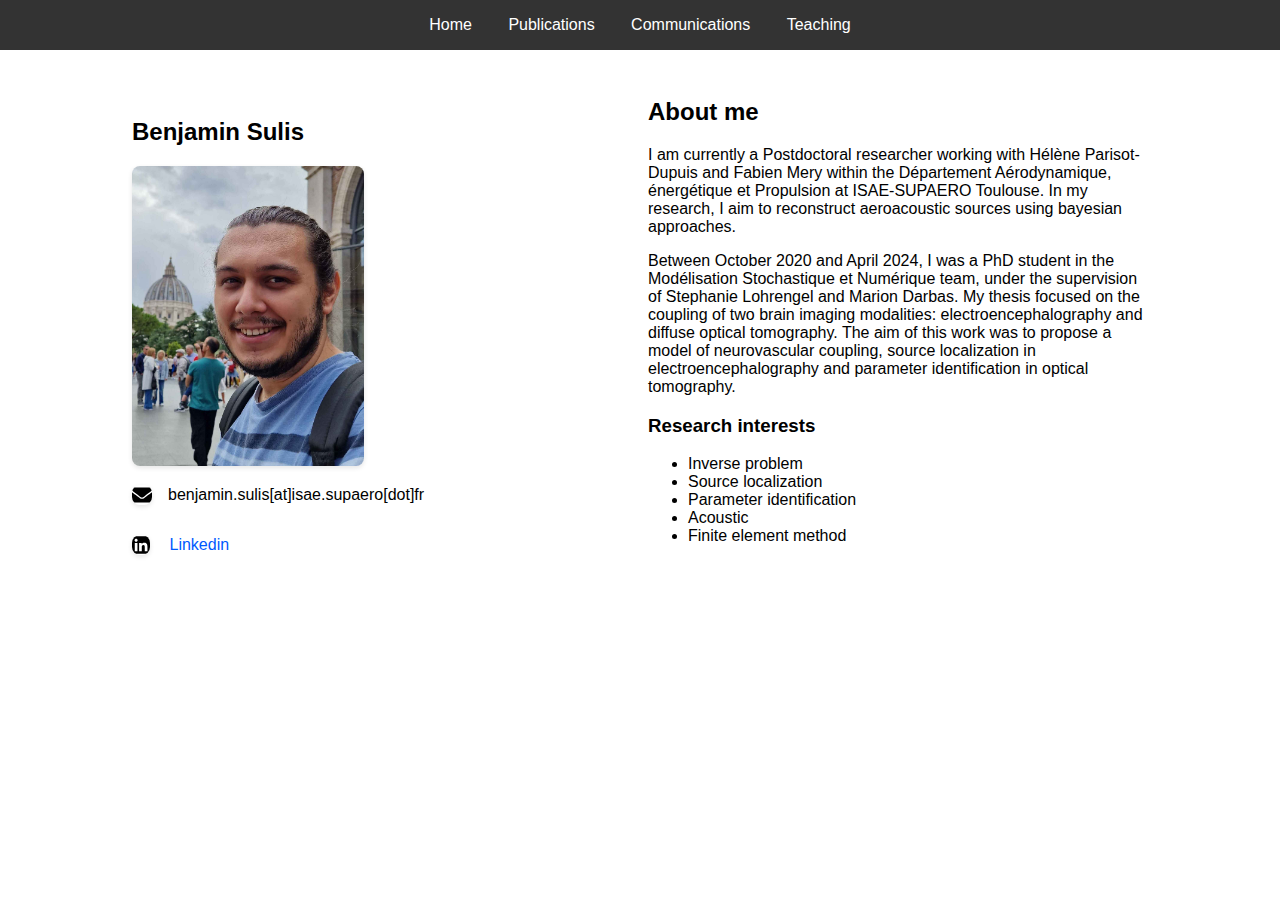
<file: index.html>
<!DOCTYPE html>
<html lang="en">
<head>
    <meta charset="UTF-8">
    <meta name="viewport" content="width=device-width, initial-scale=1.0">
    <title>Benjamin Sulis | Academic website</title>
    <link rel="stylesheet" href="css/style.css">
</head>
<body>
    <header>
        <nav>
            <a href="index.html">Home</a>
            <a href="publications.html">Publications</a>
            <a href="#">Communications</a>
            <a href="teaching.html">Teaching</a>
        </nav>
    </header>

    <main>
    <section class="deux-colonnes">
        <div class="colonne-gauche">
            <h2> Benjamin Sulis </h2>
            <img src="assets/photo_test.jpg" alt="Image illustrative" />
            <div class="ligne-image-texte">
                <img src="assets/envelope.svg" alt="Description de l'image">
                <p>benjamin.sulis[at]isae.supaero[dot]fr</p>
            </div>
            <div class="ligne-image-texte">
                <img src="assets/linkedin.svg" alt="Description de l'image">
                <p style="margin-left: 4px"><a href="https://www.linkedin.com/in/benjamin-sulis-9017a8313/" target="_blank" rel="noopener noreferrer" class="lien-sans-soulignement"> Linkedin</a></p>
            </div>
        </div>
        <div class="colonne-droite">
            <h2>About me</h2>
            <p>
                I am currently a Postdoctoral researcher working with Hélène Parisot-Dupuis and Fabien Mery within the Département Aérodynamique, énergétique et Propulsion at ISAE-SUPAERO Toulouse. In my research, I aim to reconstruct aeroacoustic sources using bayesian approaches.
            </p>
            <p>
                 Between October 2020 and April 2024, I was a PhD student in the Modélisation Stochastique et Numérique team, under the supervision of Stephanie Lohrengel and Marion Darbas. My thesis focused on the coupling of two brain imaging modalities: electroencephalography and diffuse optical tomography. The aim of this work was to propose a model of neurovascular coupling, source localization in electroencephalography and parameter identification in optical tomography.
            </p>
            <h3>Research interests</h3>
            <ul>
                <li> Inverse problem </li>
                <li> Source localization </li>
                <li> Parameter identification </li>
                <li> Acoustic </li>
                <li> Finite element method </li>
            </ul>
        </div>
    </section>
    </main>

    <!--- <main>
        <section>
            <h2>À propos</h2>
            <p>Voici un site simple hébergé sur GitHub Pages.</p>
        </section>
    </main> --->

    <!--- <footer>
        <p>© 2025 MonSite - Tous droits réservés</p>
    </footer> --->

</body>
</html>
</file>
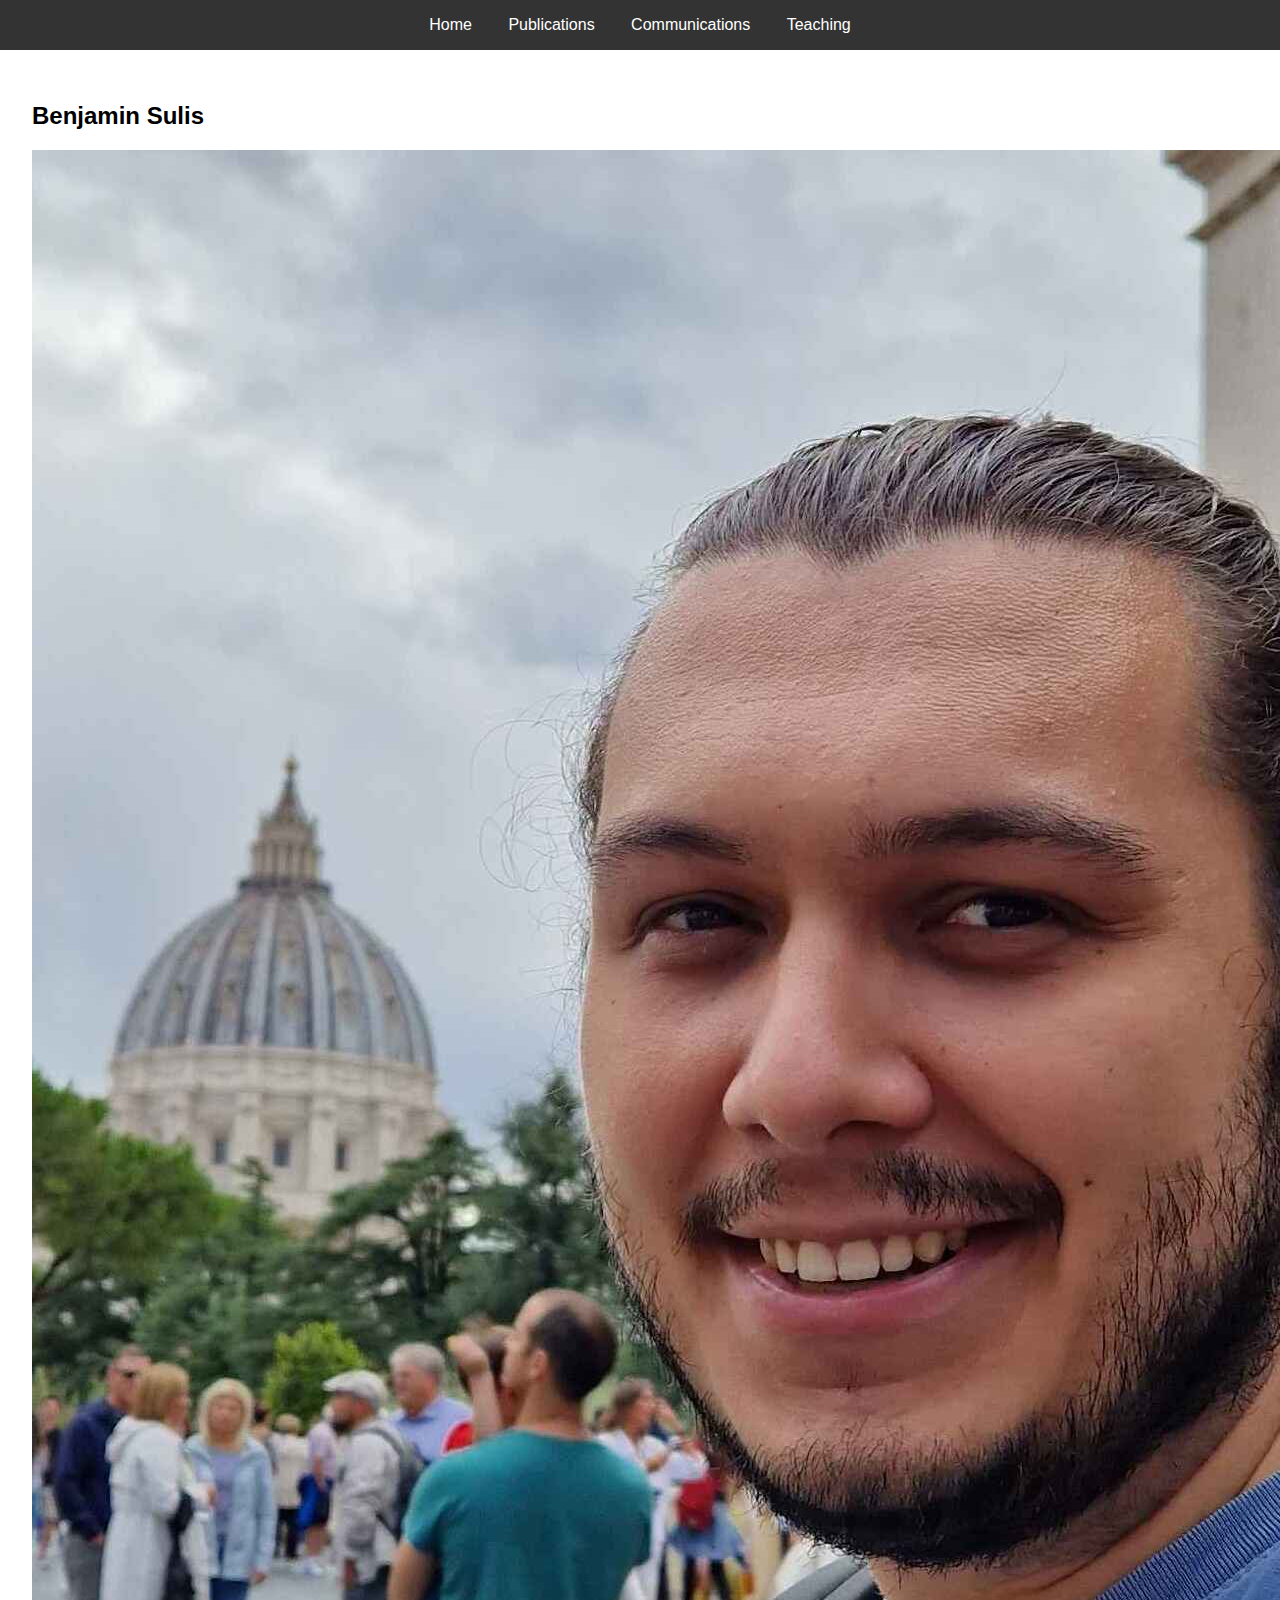
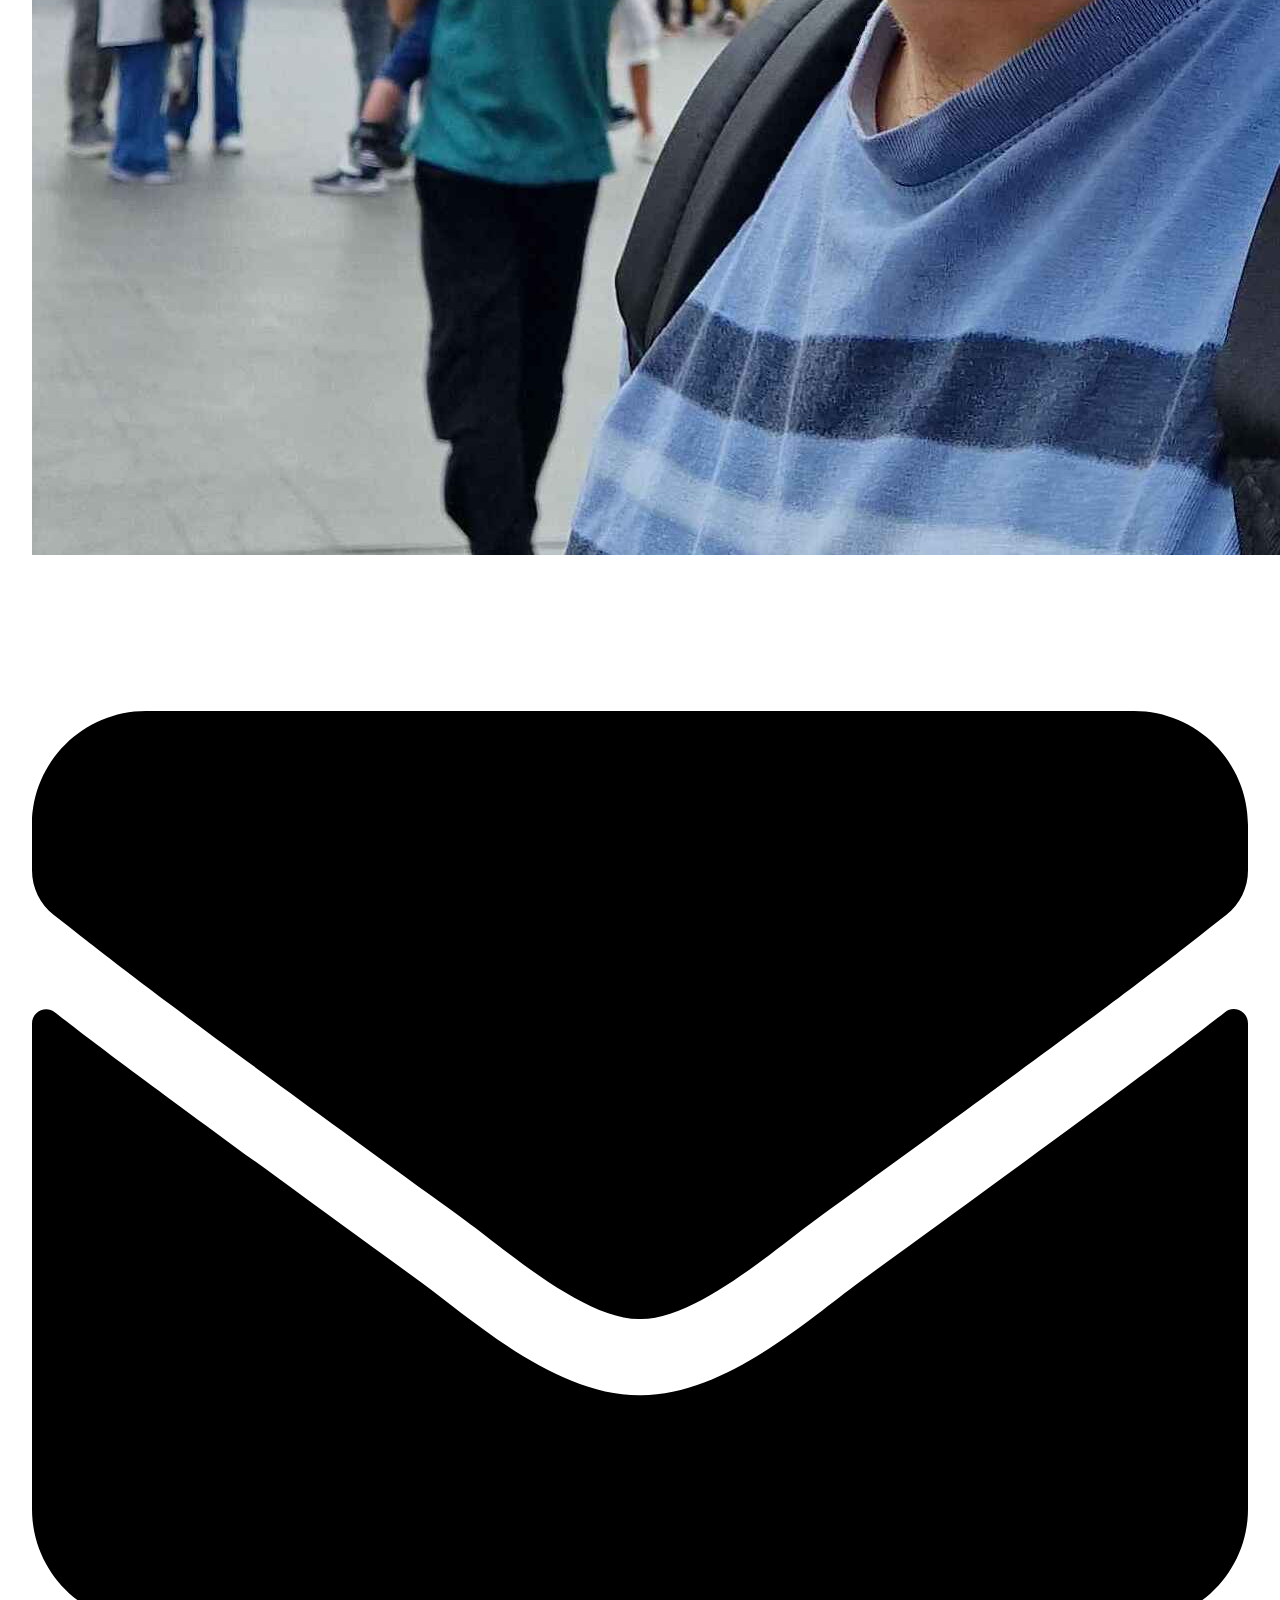
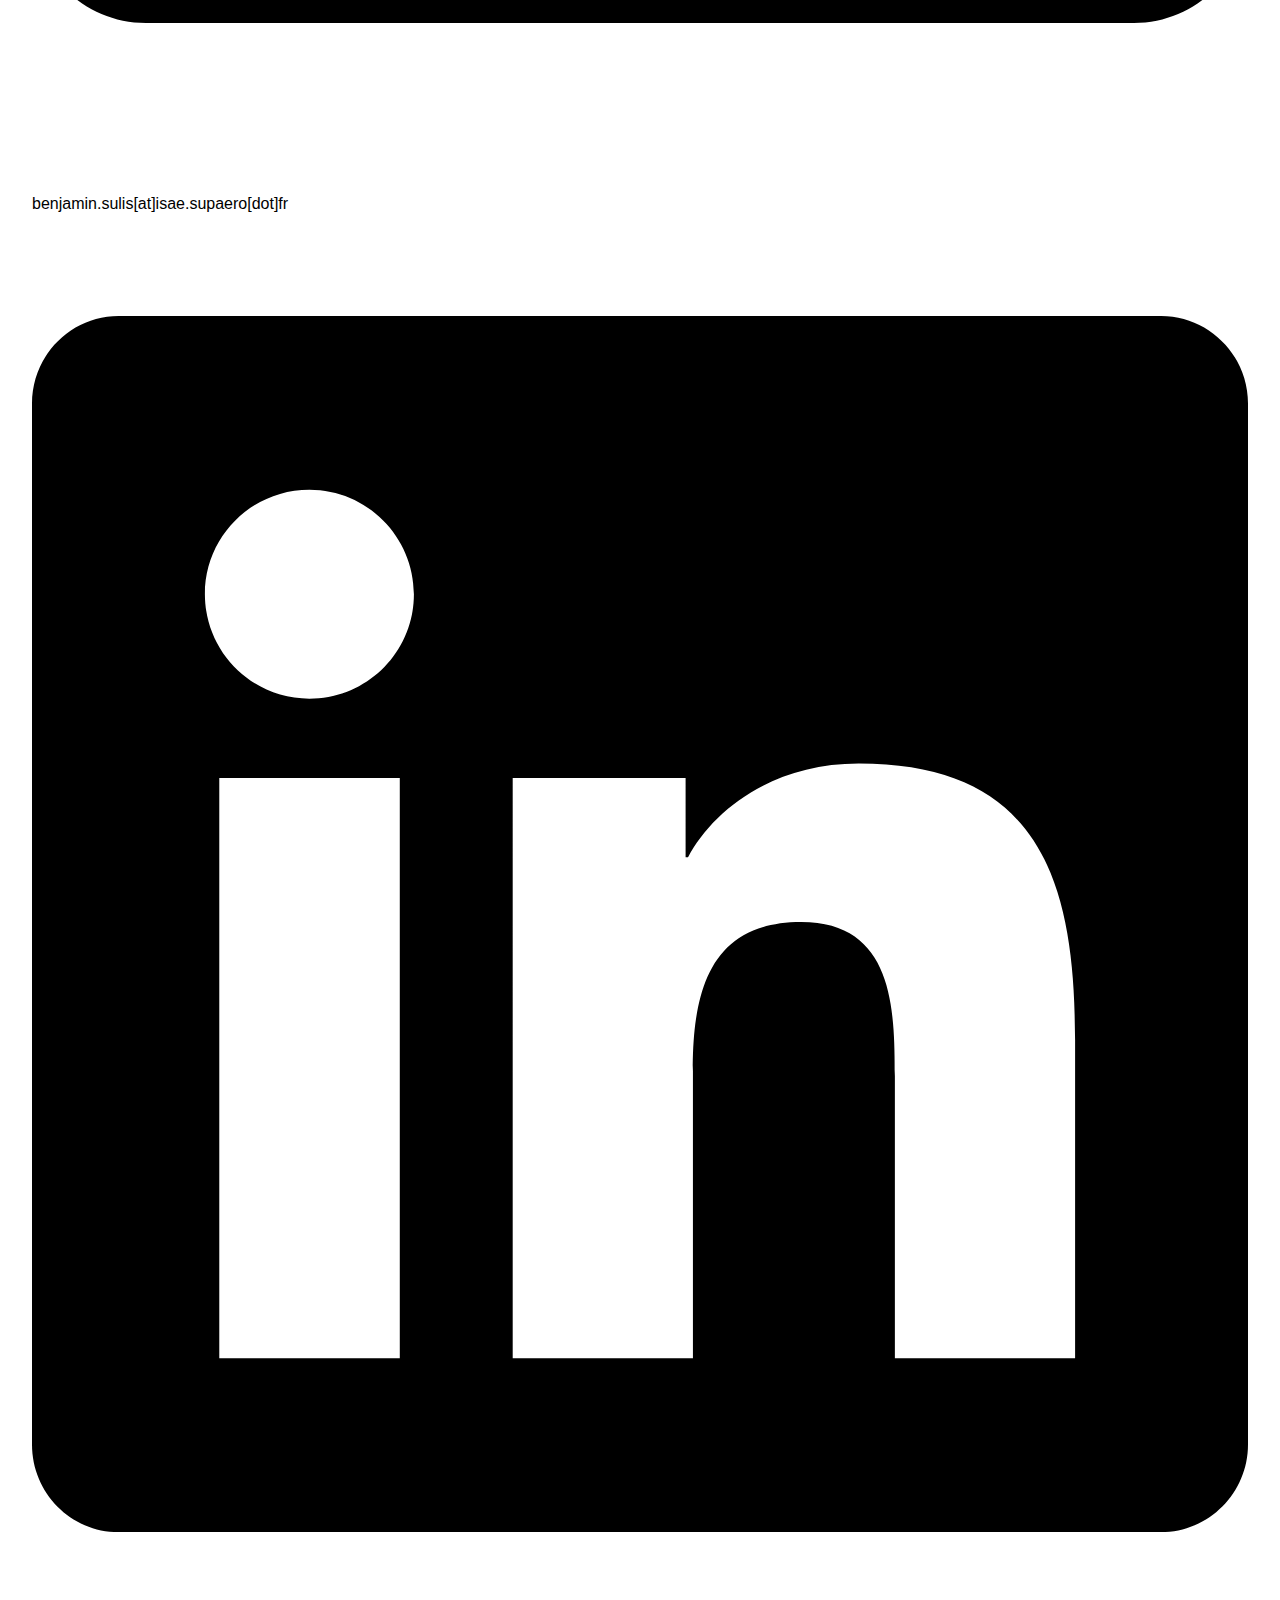
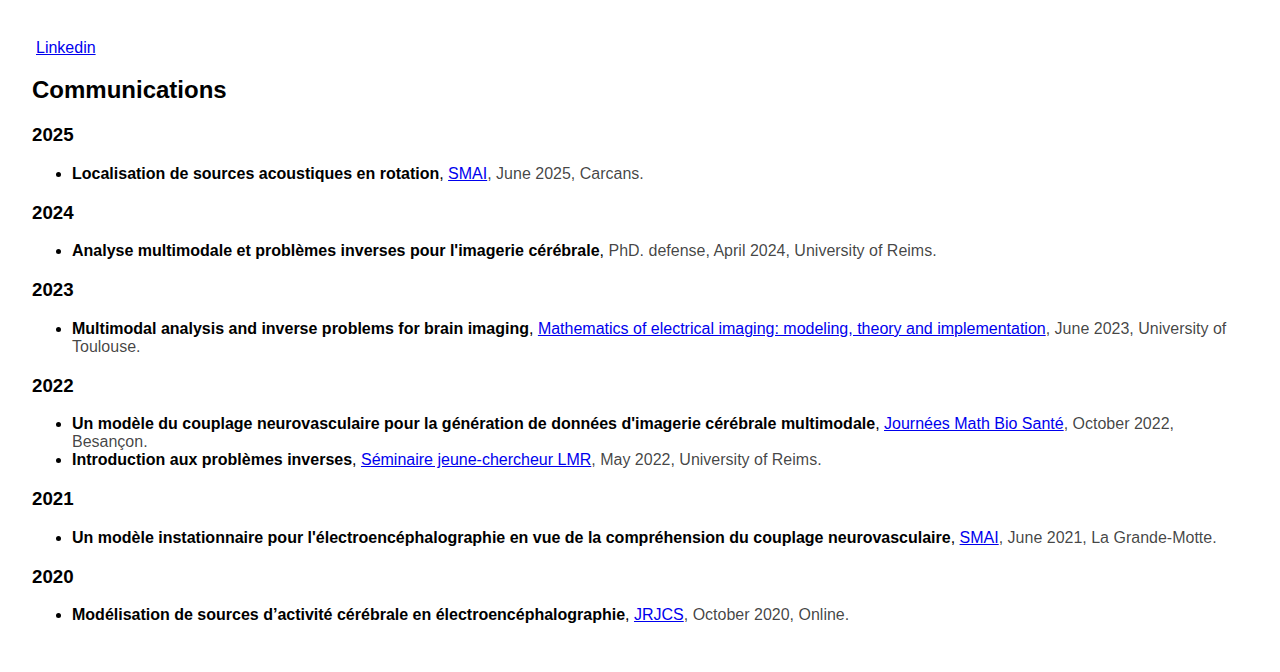
<file: communications.html>
<!DOCTYPE html>
<html lang="en">
<head>
    <meta charset="UTF-8">
    <meta name="viewport" content="width=device-width, initial-scale=1.0">
    <title>Teaching | Benjamin Sulis</title>
    <link rel="stylesheet" href="css/style.css">
</head>
<body>
    <header>
        <nav>
            <a href="index.html">Home</a>
            <a href="publications.html">Publications</a>
            <a href="communications.html">Communications</a>
            <a href="teaching.html">Teaching</a>
        </nav>
    </header>

    <main>
    <section class="two-columns">
        <div class="left-column">
            <h2> Benjamin Sulis </h2>
            <img src="assets/photo_test.jpg" alt="Image illustrative" />
            <div class="text-line-image">
                <img src="assets/envelope.svg" alt="Description de l'image">
                <p>benjamin.sulis[at]isae.supaero[dot]fr</p>
            </div>
            <div class="text-line-image">
                <img src="assets/linkedin.svg" alt="Description de l'image">
                <p style="margin-left: 4px"><a href="https://www.linkedin.com/in/benjamin-sulis-9017a8313/" target="_blank" rel="noopener noreferrer" class="link-without-underlining"> Linkedin</a></p>
            </div>
        </div>
        <div class="right-column">
            <h2>Communications</h2>
            <h3>2025</h3>
            <p>
                <ul>
                    <li> <strong>Localisation de sources acoustiques en rotation</strong>, <span style="color: rgba(0, 0, 0, 0.747)"> <a href="https://smai2025.math.cnrs.fr/fr/" target="_blank" rel="noopener noreferrer" class="link-without-underlining">SMAI</a>, June 2025, Carcans.</span> </li>
                </ul>
            </p>

            <h3>2024</h3>
            <p>
                <ul>
                    <li> <strong>Analyse multimodale et problèmes inverses pour l'imagerie cérébrale</strong>, <span style="color: rgba(0, 0, 0, 0.747)"> PhD. defense, April 2024, University of Reims.</span> </li>
                </ul>
            </p>

            <h3>2023</h3>
            <p>
                <ul>
                    <li> <strong>Multimodal analysis and inverse problems for brain imaging</strong>, <span style="color: rgba(0, 0, 0, 0.747)"> <a href="https://indico.math.cnrs.fr/event/9272/overview" target="_blank" rel="noopener noreferrer" class="link-without-underlining">Mathematics of electrical imaging: modeling, theory and implementation</a>, June 2023, University of Toulouse.</span> </li>
                </ul>
            </p>

            <h3>2022</h3>
            <p>
                <ul>
                    <li> <strong>Un modèle du couplage neurovasculaire pour la génération de données d'imagerie cérébrale multimodale</strong>, <span style="color: rgba(0, 0, 0, 0.747)"> <a href="https://jmbs2022.sciencesconf.org/" target="_blank" rel="noopener noreferrer" class="link-without-underlining">Journées Math Bio Santé</a>, October 2022, Besançon.</span> </li>
                    <li> <strong>Introduction aux problèmes inverses</strong>, <span style="color: rgba(0, 0, 0, 0.747)"> <a href="https://umr9008.pages.math.cnrs.fr/public/seminaire-jeune-chercheur/sjcr/main/index.html" target="_blank" rel="noopener noreferrer" class="link-without-underlining">Séminaire jeune-chercheur LMR</a>, May 2022, University of Reims.</span> </li>
                </ul>
            </p>

            <h3>2021</h3>
            <p>
                <ul>
                    <li> <strong>Un modèle instationnaire pour l'électroencéphalographie en vue de la compréhension du couplage neurovasculaire</strong>, <span style="color: rgba(0, 0, 0, 0.747)"> <a href="https://smai2021.math.univ-toulouse.fr/accueil/" target="_blank" rel="noopener noreferrer" class="link-without-underlining">SMAI</a>, June 2021, La Grande-Motte.</span> </li>
                </ul>

            <h3>2020</h3>
            <p>
                <ul>
                    <li> <strong>Modélisation de sources d’activité cérébrale en électroencéphalographie</strong>, <span style="color: rgba(0, 0, 0, 0.747)"> <a href="https://www.univ-reims.fr/minisite_152/animations-scientifiques/journee-remoise-des-jeunes-chercheurs-en-sante-jrjcs/jrjcs-2020,24995,41232.html" target="_blank" rel="noopener noreferrer" class="link-without-underlining">JRJCS</a>, October 2020, Online.</span> </li>
                </ul>

       </div>
    </section>
    </main>

</body>
</html>
</file>
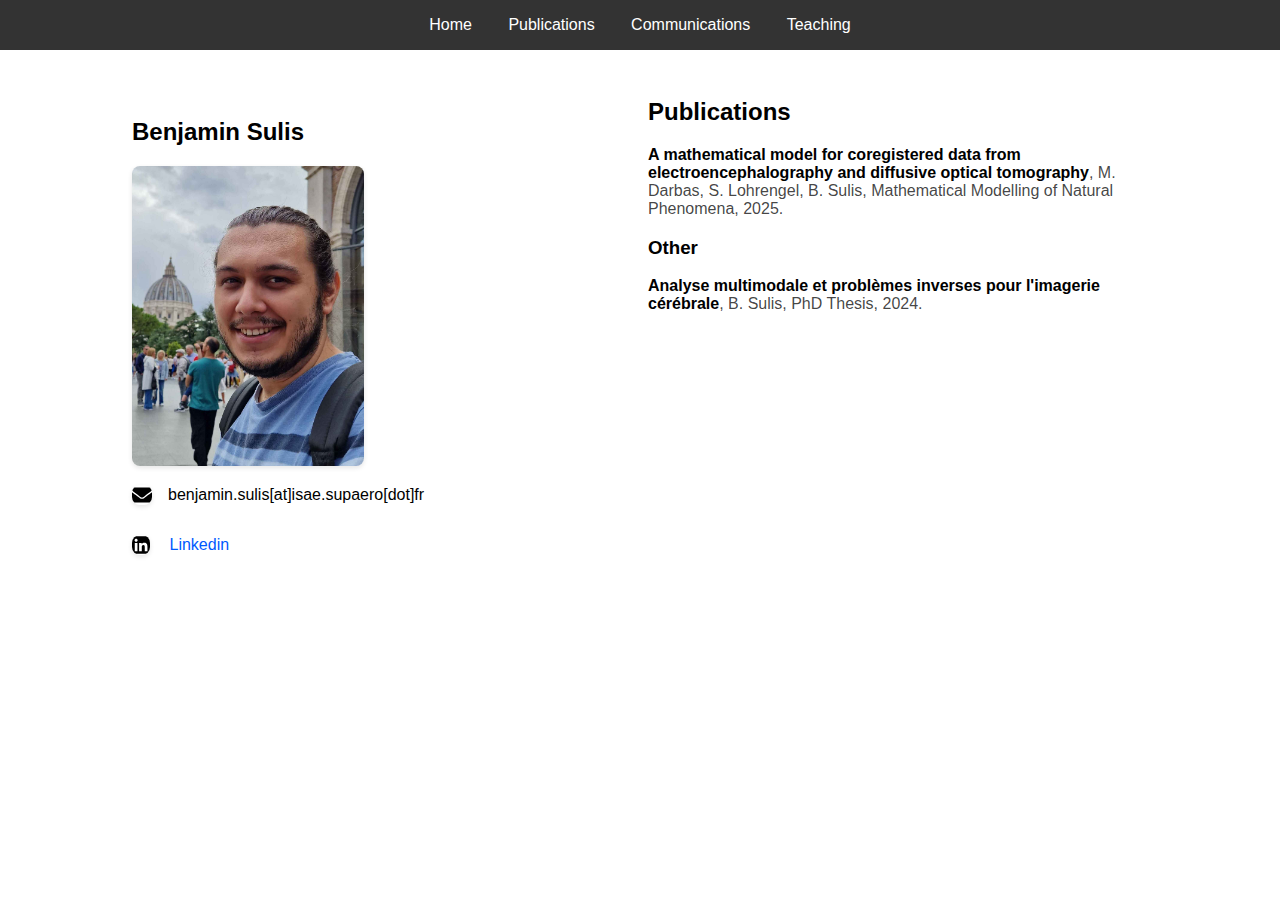
<file: publications.html>
<!DOCTYPE html>
<html lang="en">
<head>
    <meta charset="UTF-8">
    <meta name="viewport" content="width=device-width, initial-scale=1.0">
    <title>Publications | Benjamin Sulis</title>
    <link rel="stylesheet" href="css/style.css">
</head>
<body>
    <header>
        <nav>
            <a href="index.html">Home</a>
            <a href="publications.html">Publications</a>
            <a href="#">Communications</a>
            <a href="teaching.html">Teaching</a>
        </nav>
    </header>

<main>
    <section class="deux-colonnes">
        <div class="colonne-gauche">
            <h2> Benjamin Sulis </h2>
            <img src="assets/photo_test.jpg" alt="Image illustrative" />
            <div class="ligne-image-texte">
                <img src="assets/envelope.svg" alt="Description de l'image">
                <p>benjamin.sulis[at]isae.supaero[dot]fr</p>
            </div>
            <div class="ligne-image-texte">
                <img src="assets/linkedin.svg" alt="Description de l'image">
                <p style="margin-left: 4px"><a href="https://www.linkedin.com/in/benjamin-sulis-9017a8313/" target="_blank" rel="noopener noreferrer" class="lien-sans-soulignement"> Linkedin</a></p>
            </div>
        </div>
        <div class="colonne-droite">
            <h2>Publications</h2>
            <p>
                <strong><a ref="https://www.mmnp-journal.org/articles/mmnp/abs/2025/01/mmnp240097/mmnp240097.html" class="lien-sans-couleur">A mathematical model for coregistered data from electroencephalography and diffusive optical tomography</a></strong><span style="color: rgba(0, 0, 0, 0.747)">, M. Darbas, S. Lohrengel, B. Sulis, Mathematical Modelling of Natural Phenomena, 2025.<!---,</span> <a ref="https://www.mmnp-journal.org/articles/mmnp/abs/2025/01/mmnp240097/mmnp240097.html" class="lien-sans-soulignement"> 0.1051/mmnp/2025001 </a> --->
            </p>

            <h3>Other</h3>
            <p>
                <strong><a ref="https://theses.fr/2024REIMS006" class="lien-sans-couleur">Analyse multimodale et problèmes inverses pour l'imagerie cérébrale</a></strong><span style="color: rgba(0, 0, 0, 0.747)">, B. Sulis, PhD Thesis, 2024.
            </p>
        </div>
    </section>
    </main>



 <!---   <main>
        <section>
            <h2>Publications</h2>
            <p>Page de publi</p>
        </section>
    </main>
--->

</body>
</html>
</file>
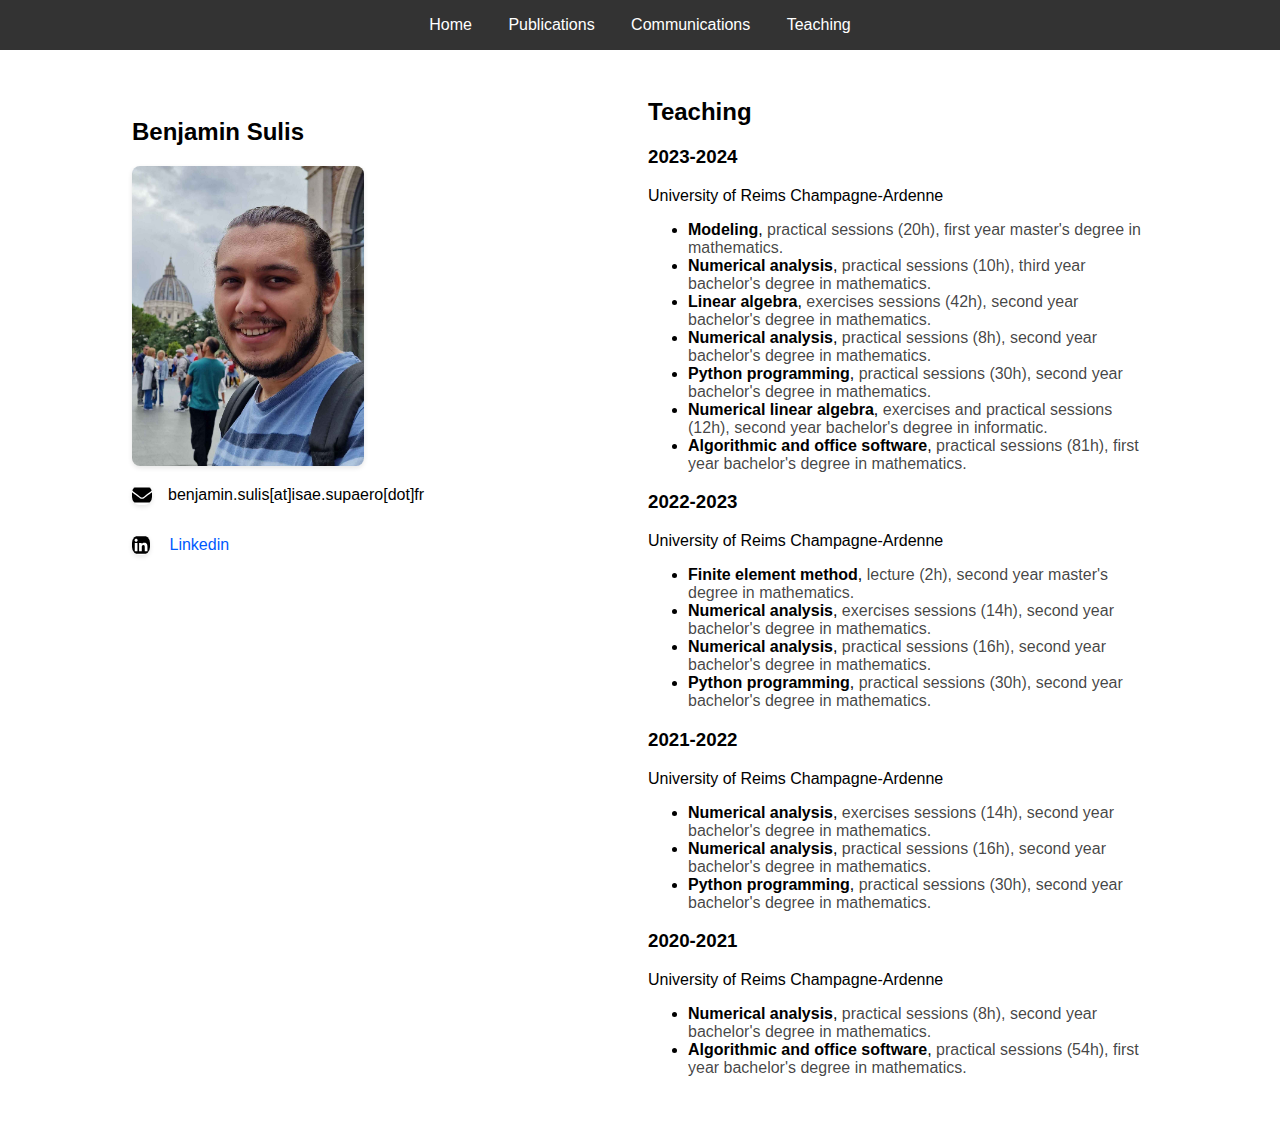
<file: teaching.html>
<!DOCTYPE html>
<html lang="en">
<head>
    <meta charset="UTF-8">
    <meta name="viewport" content="width=device-width, initial-scale=1.0">
    <title>Teaching | Benjamin Sulis</title>
    <link rel="stylesheet" href="css/style.css">
</head>
<body>
    <header>
        <nav>
            <a href="index.html">Home</a>
            <a href="publications.html">Publications</a>
            <a href="#">Communications</a>
            <a href="teaching.html">Teaching</a>
        </nav>
    </header>

    <main>
    <section class="deux-colonnes">
        <div class="colonne-gauche">
            <h2> Benjamin Sulis </h2>
            <img src="assets/photo_test.jpg" alt="Image illustrative" />
            <div class="ligne-image-texte">
                <img src="assets/envelope.svg" alt="Description de l'image">
                <p>benjamin.sulis[at]isae.supaero[dot]fr</p>
            </div>
            <div class="ligne-image-texte">
                <img src="assets/linkedin.svg" alt="Description de l'image">
                <p style="margin-left: 4px"><a href="https://www.linkedin.com/in/benjamin-sulis-9017a8313/" target="_blank" rel="noopener noreferrer" class="lien-sans-soulignement"> Linkedin</a></p>
            </div>
        </div>
        <div class="colonne-droite">
            <h2>Teaching</h2>
            <h3>2023-2024</h3>
            <p>
                University of Reims Champagne-Ardenne 
                <ul>
                    <li> <strong>Modeling</strong>, <span style="color: rgba(0, 0, 0, 0.747)"> practical sessions (20h), first year master's degree in mathematics.</span> </li>
                    <li> <strong>Numerical analysis</strong>, <span style="color: rgba(0, 0, 0, 0.747)"> practical sessions (10h), third year bachelor's degree in mathematics.</span> </li>
                    <li> <strong>Linear algebra</strong>, <span style="color: rgba(0, 0, 0, 0.747)"> exercises sessions (42h), second year bachelor's degree in mathematics.</span> </li>
                    <li> <strong>Numerical analysis</strong>, <span style="color: rgba(0, 0, 0, 0.747)"> practical sessions (8h), second year bachelor's degree in mathematics.</span> </li>
                    <li> <strong>Python programming</strong>, <span style="color: rgba(0, 0, 0, 0.747)"> practical sessions (30h), second year bachelor's degree in mathematics.</span> </li>
                    <li> <strong>Numerical linear algebra</strong>, <span style="color: rgba(0, 0, 0, 0.747)"> exercises and practical sessions (12h), second year bachelor's degree in informatic.</span> </li>
                    <li> <strong>Algorithmic and office software</strong>, <span style="color: rgba(0, 0, 0, 0.747)"> practical sessions (81h), first year bachelor's degree in mathematics.</span> </li>
                </ul>
            </p>

            <h3>2022-2023</h3>
            <p>
                University of Reims Champagne-Ardenne
                <ul>
                    <li> <strong>Finite element method</strong>, <span style="color: rgba(0, 0, 0, 0.747)"> lecture (2h), second year master's degree in mathematics.</span> </li>
                    <li> <strong>Numerical analysis</strong>, <span style="color: rgba(0, 0, 0, 0.747)"> exercises sessions (14h), second year bachelor's degree in mathematics.</span> </li>
                    <li> <strong>Numerical analysis</strong>, <span style="color: rgba(0, 0, 0, 0.747)"> practical sessions (16h), second year bachelor's degree in mathematics.</span> </li>
                    <li> <strong>Python programming</strong>, <span style="color: rgba(0, 0, 0, 0.747)"> practical sessions (30h), second year bachelor's degree in mathematics.</span> </li>
                </ul>
            </p>

            <h3>2021-2022</h3>
            <p>
                University of Reims Champagne-Ardenne
                <ul>
                    <li> <strong>Numerical analysis</strong>, <span style="color: rgba(0, 0, 0, 0.747)"> exercises sessions (14h), second year bachelor's degree in mathematics.</span> </li>
                    <li> <strong>Numerical analysis</strong>, <span style="color: rgba(0, 0, 0, 0.747)"> practical sessions (16h), second year bachelor's degree in mathematics.</span> </li>
                    <li> <strong>Python programming</strong>, <span style="color: rgba(0, 0, 0, 0.747)"> practical sessions (30h), second year bachelor's degree in mathematics.</span> </li>
                </ul>
            </p>

            <h3>2020-2021</h3>
            <p>
                University of Reims Champagne-Ardenne
                <ul>
                    <li> <strong>Numerical analysis</strong>, <span style="color: rgba(0, 0, 0, 0.747)"> practical sessions (8h), second year bachelor's degree in mathematics.</span> </li>
                    <li> <strong>Algorithmic and office software</strong>, <span style="color: rgba(0, 0, 0, 0.747)"> practical sessions (54h), first year bachelor's degree in mathematics.</span> </li>
                </ul>
            </p>
       </div>
    </section>
    </main>

    <!--- <main>
        <section>
            <h2>À propos</h2>
            <p>Voici un site simple hébergé sur GitHub Pages.</p>
        </section>
    </main> --->

    <!--- <footer>
        <p>© 2025 MonSite - Tous droits réservés</p>
    </footer> --->

</body>
</html>
</file>
<file: css/style.css>
body {
    font-family: Arial, sans-serif;
    margin: 0;
    padding: 0;
}

header {
    background-color: #333;
    color: white;
    padding: 1rem;
    text-align: center;
}

nav a {
    color: white;
    margin: 0 1rem;
    text-decoration: none;
}

main {
    padding: 2rem;
}

footer {
    background-color: #eee;
    text-align: center;
    padding: 1rem;
    margin-top: 2rem;
}

.deux-colonnes {
    display: flex;
    flex-wrap: wrap;
    align-items: top;
    justify-content: center;
    gap: 1rem;
    padding: 1rem;
}

.colonne-gauche,
.colonne-droite {
    flex: 1 1 300px;
    max-width: 500px;
}

.colonne-gauche img {
    width: auto;
    height: auto; /* Garde les proportions */
    max-height: 300px; /* Réduit la hauteur maximum */
    object-fit: contain; /* Facultatif : assure que l’image est bien contenue */
    border-radius: 8px;
    box-shadow: 0 2px 5px rgba(0,0,0,0.1);
}

.colonne-droite h2 {
    margin-top: 0;
}

@media (max-width: 600px) {
    .deux-colonnes {
        flex-direction: column;
        text-align: center;
    }
}

.ligne-image-texte {
    display: flex;
    align-items: center; /* aligne verticalement l’image et le texte */
    gap: 1rem; /* espace entre image et texte */
}

.ligne-image-texte img {
    max-height: 20px; /* ajuste selon tes besoins */
    height: auto;
    width: auto;
}

.lien-sans-soulignement {
    text-decoration: none;
    color: rgb(0, 89, 255); /* Facultatif : tu peux changer la couleur aussi */
}

.lien-sans-couleur {
    color: rgb(0, 0, 0);
    text-decoration: none;
}
</file>
